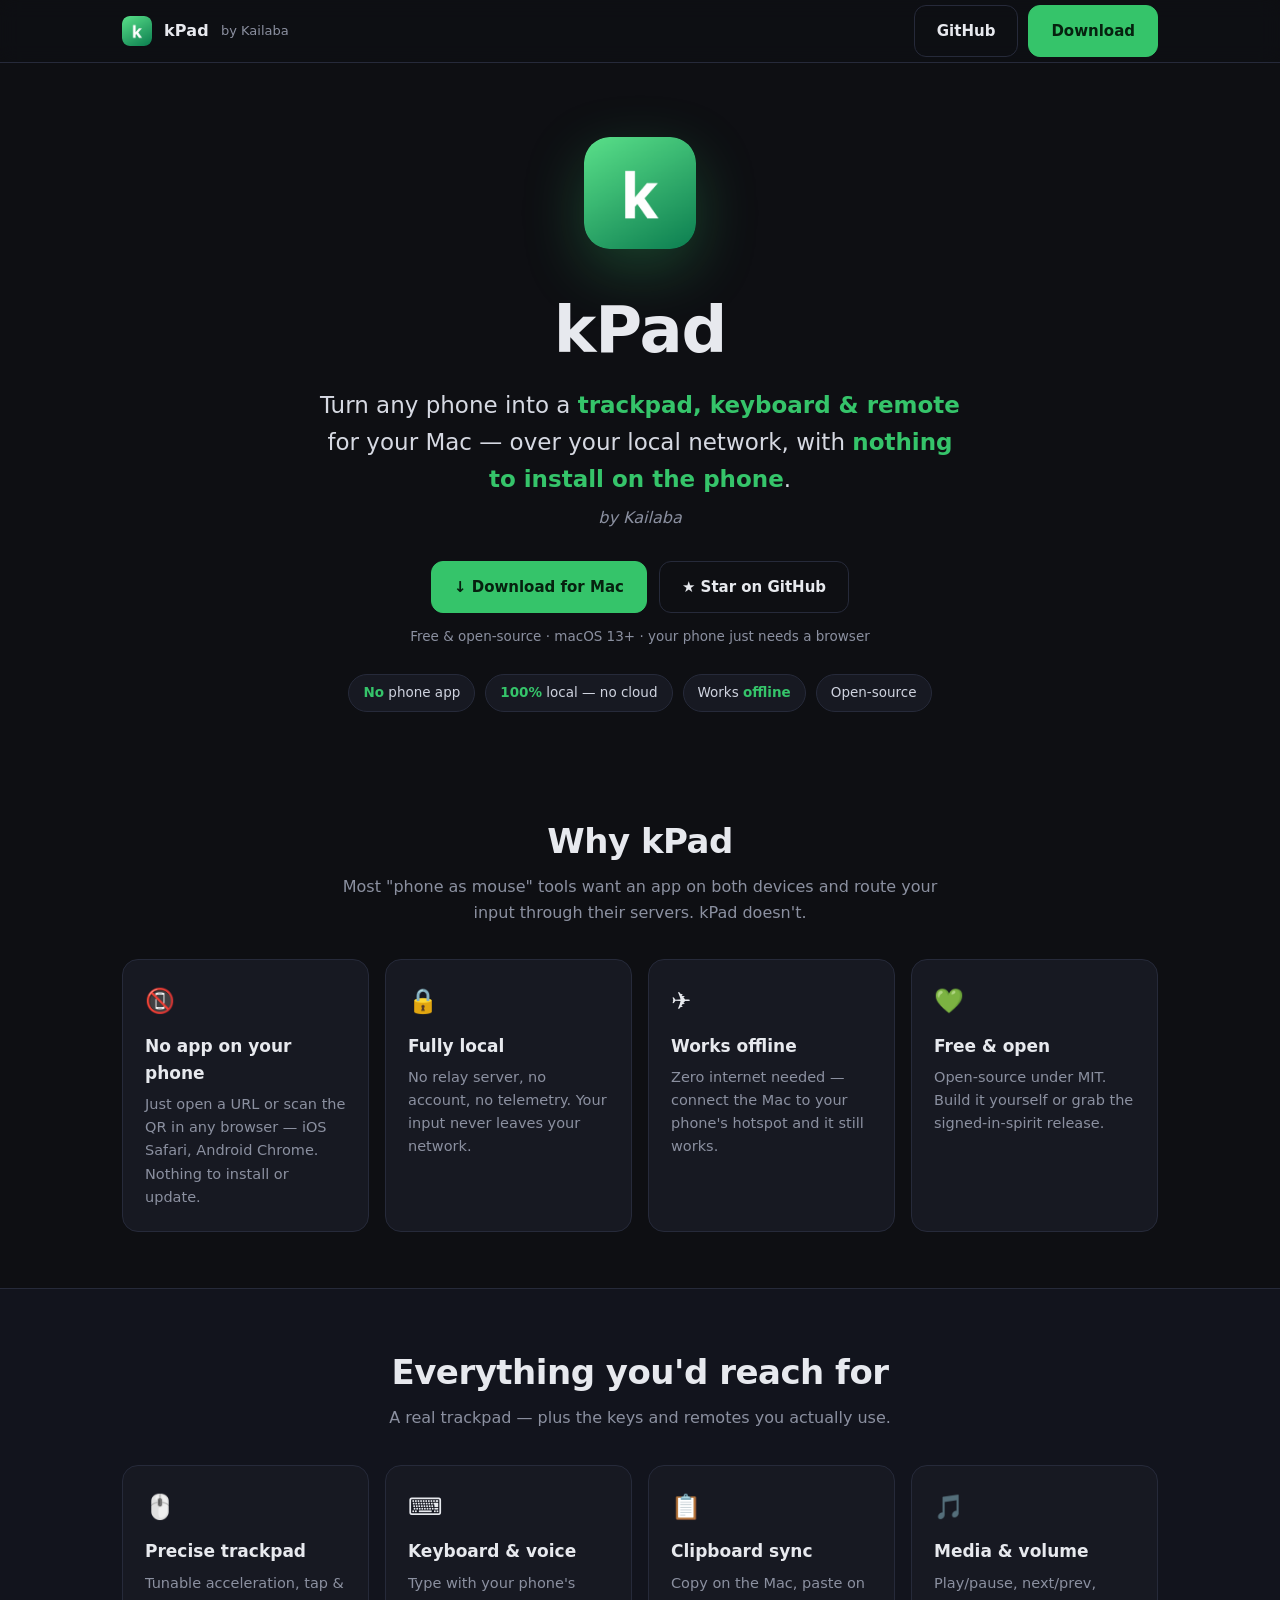
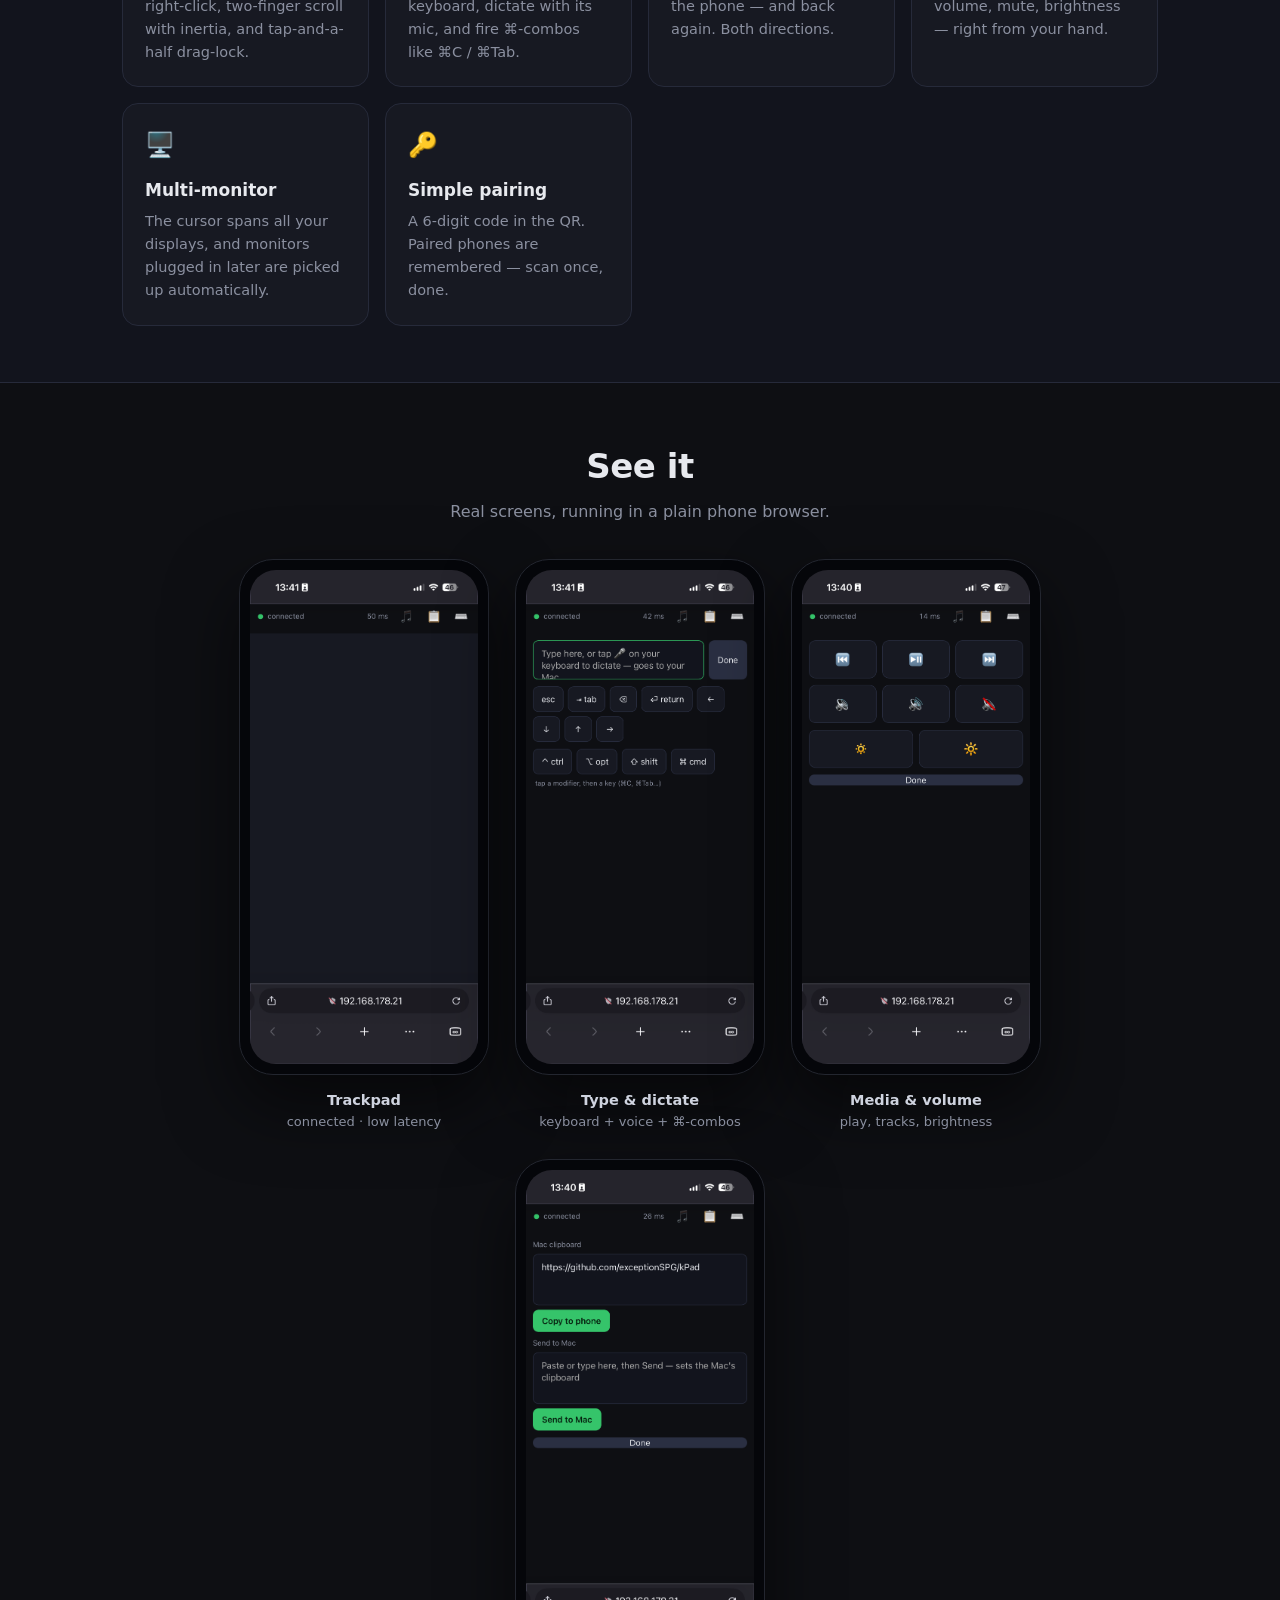
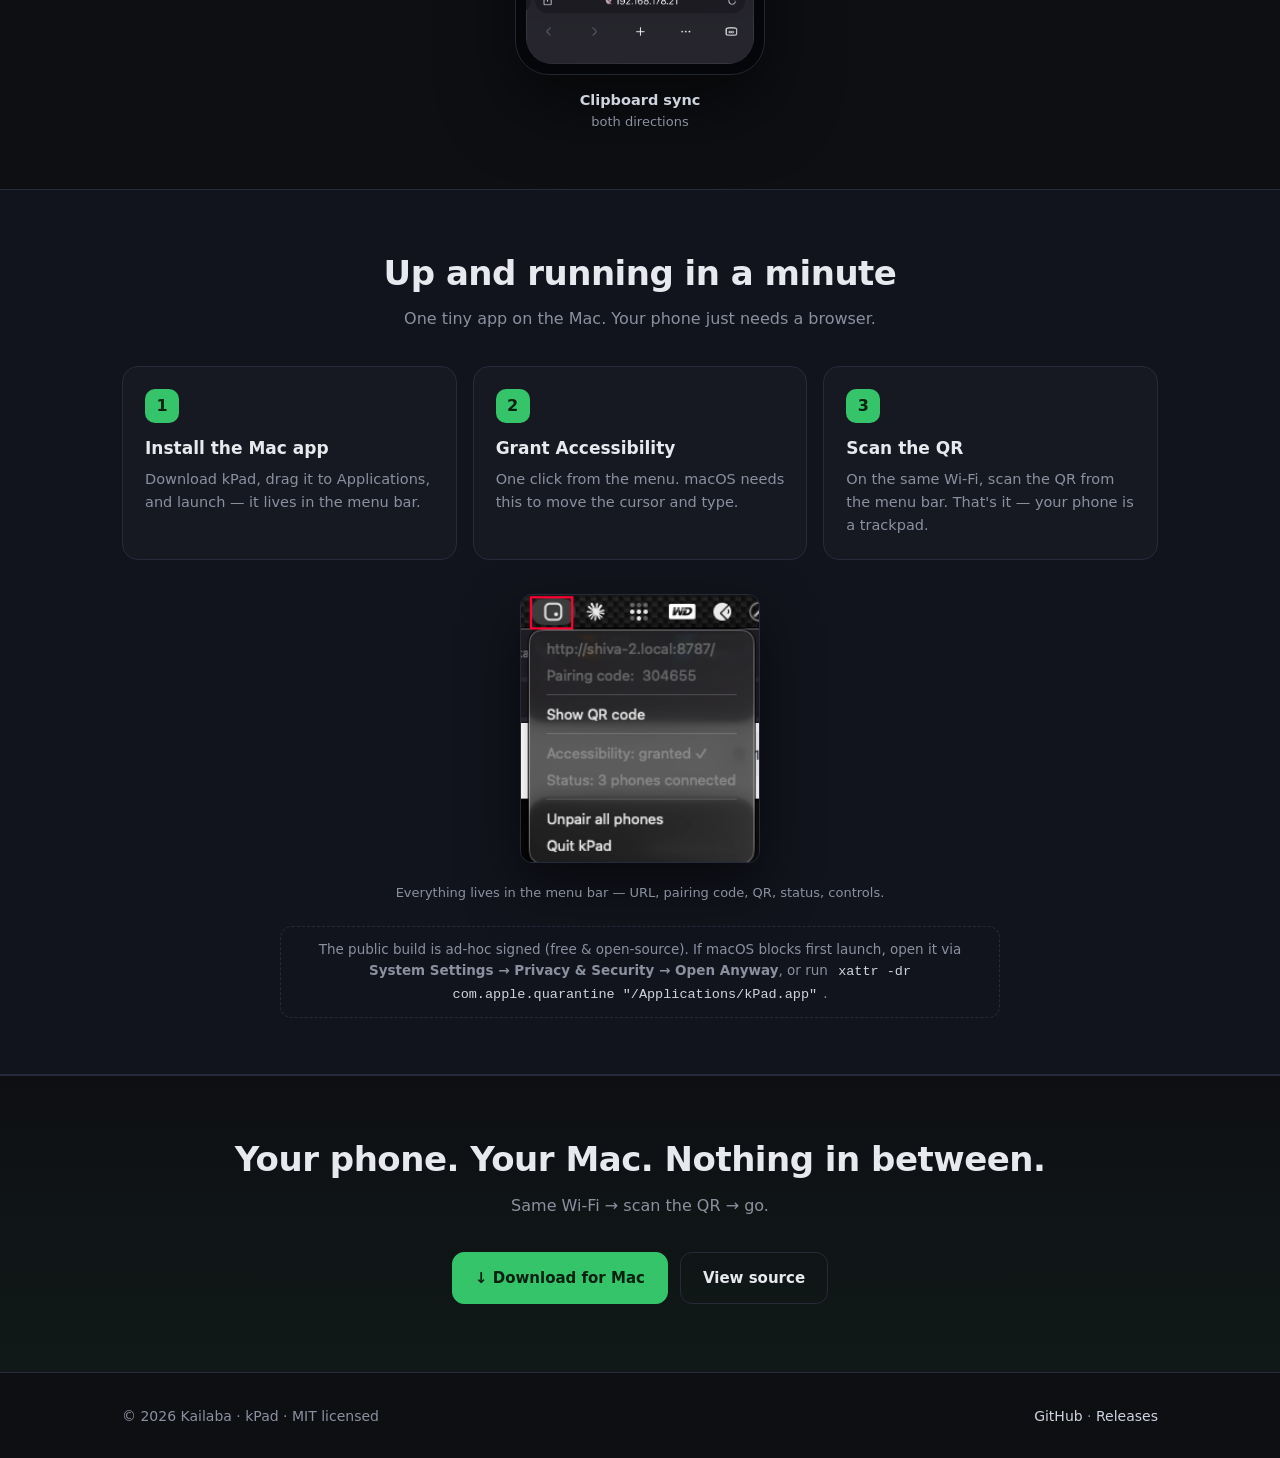
<file: site/index.html>
<!doctype html>
<html lang="en">
<head>
<meta charset="utf-8">
<meta name="viewport" content="width=device-width, initial-scale=1">
<title>kPad — turn any phone into a trackpad for your Mac</title>
<meta name="description" content="kPad turns any phone into a trackpad, keyboard, and remote for your Mac — over your local network, with nothing to install on the phone. Fully local, open-source, free.">
<meta name="theme-color" content="#0e0f13">
<meta property="og:title" content="kPad — your phone as a Mac trackpad">
<meta property="og:description" content="Fully local. No phone app. No cloud. Open-source. Scan a QR and go.">
<meta property="og:image" content="icon.png">
<meta property="og:type" content="website">
<link rel="icon" href="icon.png">
<style>
  :root{
    --bg:#0e0f13; --bg2:#12141d; --card:#171922; --line:#262a3a;
    --fg:#e7e9ee; --muted:#8b90a0; --ok:#35c46a; --ok2:#1fa855;
    --maxw:1080px;
  }
  *{box-sizing:border-box}
  html{scroll-behavior:smooth}
  body{
    margin:0; background:var(--bg); color:var(--fg);
    font:16px/1.6 -apple-system,BlinkMacSystemFont,"Segoe UI",system-ui,sans-serif;
    -webkit-font-smoothing:antialiased;
  }
  a{color:inherit}
  .wrap{max-width:var(--maxw); margin:0 auto; padding:0 22px}
  .btn{
    display:inline-flex; align-items:center; gap:8px; text-decoration:none;
    padding:13px 22px; border-radius:12px; font-weight:600; font-size:15px;
    border:1px solid var(--line);
  }
  .btn.primary{background:var(--ok); color:#06210f; border-color:var(--ok)}
  .btn.primary:hover{filter:brightness(1.05)}
  .btn.ghost{background:transparent; color:var(--fg)}
  .btn.ghost:hover{border-color:var(--muted)}
  .muted{color:var(--muted)}

  /* nav */
  nav{position:sticky; top:0; z-index:10; background:rgba(14,15,19,.8);
    backdrop-filter:saturate(160%) blur(10px); border-bottom:1px solid var(--line)}
  nav .wrap{display:flex; align-items:center; gap:12px; height:62px}
  nav img{width:30px; height:30px; border-radius:8px}
  nav .name{font-weight:700; letter-spacing:.2px}
  nav .spacer{margin-left:auto}
  nav .links{display:flex; gap:10px; align-items:center}
  @media(max-width:560px){ nav .ghost{display:none} }

  /* hero */
  .hero{text-align:center; padding:74px 0 40px}
  .hero .icon{width:112px; height:112px; border-radius:26px;
    box-shadow:0 20px 60px rgba(53,196,106,.28); }
  .hero h1{font-size:clamp(38px,7vw,64px); margin:22px 0 6px; letter-spacing:-1px}
  .hero .tag{font-size:clamp(18px,3.2vw,23px); max-width:640px; margin:0 auto; color:#d6d9e2}
  .hero .tag b{color:var(--ok)}
  .by{margin-top:8px; color:var(--muted); font-style:italic}
  .cta{display:flex; gap:12px; justify-content:center; flex-wrap:wrap; margin:30px 0 12px}
  .subnote{color:var(--muted); font-size:13.5px}

  /* pills */
  .pills{display:flex; gap:10px; justify-content:center; flex-wrap:wrap; margin:26px 0 6px}
  .pill{border:1px solid var(--line); background:var(--card); color:#cfd3df;
    padding:7px 14px; border-radius:999px; font-size:13.5px}
  .pill b{color:var(--ok)}

  section{padding:56px 0}
  .h2{font-size:clamp(26px,4vw,34px); margin:0 0 6px; text-align:center; letter-spacing:-.5px}
  .sub{color:var(--muted); text-align:center; max-width:620px; margin:0 auto 34px}

  /* why cards */
  .grid{display:grid; gap:16px}
  .why{grid-template-columns:repeat(4,1fr)}
  .cards3{grid-template-columns:repeat(3,1fr)}
  @media(max-width:860px){ .why{grid-template-columns:repeat(2,1fr)} .cards3{grid-template-columns:1fr} }
  @media(max-width:560px){ .why{grid-template-columns:1fr} }
  .card{background:var(--card); border:1px solid var(--line); border-radius:16px; padding:22px}
  .card .emoji{font-size:24px}
  .card h3{margin:12px 0 6px; font-size:17px}
  .card p{margin:0; color:var(--muted); font-size:14.5px}

  /* screenshots */
  .shots{display:flex; gap:26px; justify-content:center; flex-wrap:wrap}
  .phone{width:250px}
  .frame{
    border-radius:34px; padding:10px; background:#05060a;
    border:1px solid #23262f; box-shadow:0 30px 70px rgba(0,0,0,.55);
  }
  .frame .screen{
    border-radius:26px; overflow:hidden; aspect-ratio:9/19.5; background:var(--bg2);
    display:flex; align-items:center; justify-content:center;
  }
  .frame .screen img{width:100%; height:100%; object-fit:cover; display:block}
  .frame .ph{color:var(--muted); font-size:13px; text-align:center; padding:20px}
  .phone .cap{text-align:center; color:#cfd3df; margin-top:14px; font-size:14.5px; font-weight:600}
  .phone .cap span{display:block; color:var(--muted); font-weight:400; font-size:13px}

  /* steps */
  .steps{counter-reset:s; display:grid; gap:16px; grid-template-columns:repeat(3,1fr)}
  @media(max-width:860px){ .steps{grid-template-columns:1fr} }
  .step{background:var(--card); border:1px solid var(--line); border-radius:16px; padding:22px; position:relative}
  .step::before{counter-increment:s; content:counter(s);
    display:inline-flex; align-items:center; justify-content:center;
    width:34px; height:34px; border-radius:10px; background:var(--ok); color:#06210f; font-weight:800; margin-bottom:12px}
  .step h3{margin:0 0 6px; font-size:17px}
  .step p{margin:0; color:var(--muted); font-size:14.5px}
  .note{max-width:720px; margin:22px auto 0; color:var(--muted); font-size:13.5px; text-align:center;
    border:1px dashed var(--line); border-radius:12px; padding:12px 16px}
  .note code{background:var(--bg2); padding:2px 6px; border-radius:6px; color:#cfd3df}

  .final{text-align:center; background:linear-gradient(180deg,transparent,rgba(53,196,106,.06)); border-top:1px solid var(--line)}

  footer{border-top:1px solid var(--line); padding:32px 0; color:var(--muted); font-size:14px}
  footer .wrap{display:flex; gap:14px; align-items:center; flex-wrap:wrap; justify-content:space-between}
  footer a{color:#cfd3df; text-decoration:none}
  footer a:hover{color:var(--ok)}
</style>
</head>
<body>

<nav>
  <div class="wrap">
    <img src="icon.png" alt="kPad">
    <span class="name">kPad</span>
    <span class="muted" style="font-size:13px">by Kailaba</span>
    <span class="spacer"></span>
    <div class="links">
      <a class="btn ghost" href="https://github.com/exceptionSPG/kPad">GitHub</a>
      <a class="btn primary" href="https://github.com/exceptionSPG/kPad/releases/latest">Download</a>
    </div>
  </div>
</nav>

<header class="hero">
  <div class="wrap">
    <img class="icon" src="icon.png" alt="kPad icon">
    <h1>kPad</h1>
    <p class="tag">Turn any phone into a <b>trackpad, keyboard &amp; remote</b> for your Mac — over your local network, with <b>nothing to install on the phone</b>.</p>
    <p class="by">by Kailaba</p>
    <div class="cta">
      <a class="btn primary" href="https://github.com/exceptionSPG/kPad/releases/latest">↓ Download for Mac</a>
      <a class="btn ghost" href="https://github.com/exceptionSPG/kPad">★ Star on GitHub</a>
    </div>
    <p class="subnote">Free &amp; open-source · macOS 13+ · your phone just needs a browser</p>
    <div class="pills">
      <span class="pill"><b>No</b> phone app</span>
      <span class="pill"><b>100%</b> local — no cloud</span>
      <span class="pill">Works <b>offline</b></span>
      <span class="pill">Open-source</span>
    </div>
  </div>
</header>

<section id="why">
  <div class="wrap">
    <h2 class="h2">Why kPad</h2>
    <p class="sub">Most "phone as mouse" tools want an app on both devices and route your input through their servers. kPad doesn't.</p>
    <div class="grid why">
      <div class="card"><div class="emoji">📵</div><h3>No app on your phone</h3><p>Just open a URL or scan the QR in any browser — iOS Safari, Android Chrome. Nothing to install or update.</p></div>
      <div class="card"><div class="emoji">🔒</div><h3>Fully local</h3><p>No relay server, no account, no telemetry. Your input never leaves your network.</p></div>
      <div class="card"><div class="emoji">✈️</div><h3>Works offline</h3><p>Zero internet needed — connect the Mac to your phone's hotspot and it still works.</p></div>
      <div class="card"><div class="emoji">💚</div><h3>Free &amp; open</h3><p>Open-source under MIT. Build it yourself or grab the signed-in-spirit release.</p></div>
    </div>
  </div>
</section>

<section id="features" style="background:var(--bg2); border-top:1px solid var(--line); border-bottom:1px solid var(--line)">
  <div class="wrap">
    <h2 class="h2">Everything you'd reach for</h2>
    <p class="sub">A real trackpad — plus the keys and remotes you actually use.</p>
    <div class="grid why">
      <div class="card"><div class="emoji">🖱️</div><h3>Precise trackpad</h3><p>Tunable acceleration, tap &amp; right-click, two-finger scroll with inertia, and tap-and-a-half drag-lock.</p></div>
      <div class="card"><div class="emoji">⌨️</div><h3>Keyboard &amp; voice</h3><p>Type with your phone's keyboard, dictate with its mic, and fire ⌘-combos like ⌘C / ⌘Tab.</p></div>
      <div class="card"><div class="emoji">📋</div><h3>Clipboard sync</h3><p>Copy on the Mac, paste on the phone — and back again. Both directions.</p></div>
      <div class="card"><div class="emoji">🎵</div><h3>Media &amp; volume</h3><p>Play/pause, next/prev, volume, mute, brightness — right from your hand.</p></div>
      <div class="card"><div class="emoji">🖥️</div><h3>Multi-monitor</h3><p>The cursor spans all your displays, and monitors plugged in later are picked up automatically.</p></div>
      <div class="card"><div class="emoji">🔑</div><h3>Simple pairing</h3><p>A 6-digit code in the QR. Paired phones are remembered — scan once, done.</p></div>
    </div>
  </div>
</section>

<section id="screens">
  <div class="wrap">
    <h2 class="h2">See it</h2>
    <p class="sub">Real screens, running in a plain phone browser.</p>
    <div class="shots">
      <div class="phone">
        <div class="frame"><div class="screen"><img src="img/trackpad.png" alt="Trackpad, connected"></div></div>
        <div class="cap">Trackpad<span>connected · low latency</span></div>
      </div>
      <div class="phone">
        <div class="frame"><div class="screen"><img src="img/keyboard.png" alt="Keyboard &amp; modifiers"></div></div>
        <div class="cap">Type &amp; dictate<span>keyboard + voice + ⌘-combos</span></div>
      </div>
      <div class="phone">
        <div class="frame"><div class="screen"><img src="img/media.png" alt="Media &amp; volume"></div></div>
        <div class="cap">Media &amp; volume<span>play, tracks, brightness</span></div>
      </div>
      <div class="phone">
        <div class="frame"><div class="screen"><img src="img/clipboard.png" alt="Clipboard sync"></div></div>
        <div class="cap">Clipboard sync<span>both directions</span></div>
      </div>
    </div>
  </div>
</section>

<section id="how" style="background:var(--bg2); border-top:1px solid var(--line); border-bottom:1px solid var(--line)">
  <div class="wrap">
    <h2 class="h2">Up and running in a minute</h2>
    <p class="sub">One tiny app on the Mac. Your phone just needs a browser.</p>
    <div class="steps">
      <div class="step"><h3>Install the Mac app</h3><p>Download kPad, drag it to Applications, and launch — it lives in the menu bar.</p></div>
      <div class="step"><h3>Grant Accessibility</h3><p>One click from the menu. macOS needs this to move the cursor and type.</p></div>
      <div class="step"><h3>Scan the QR</h3><p>On the same Wi-Fi, scan the QR from the menu bar. That's it — your phone is a trackpad.</p></div>
    </div>
    <figure style="margin:34px 0 0; text-align:center">
      <img src="img/menubar.png" alt="kPad menu bar" style="width:240px; border-radius:12px; border:1px solid var(--line); box-shadow:0 22px 55px rgba(0,0,0,.55)">
      <figcaption class="muted" style="margin-top:12px; font-size:13px">Everything lives in the menu bar — URL, pairing code, QR, status, controls.</figcaption>
    </figure>
    <p class="note">The public build is ad-hoc signed (free &amp; open-source). If macOS blocks first launch, open it via <b>System Settings → Privacy &amp; Security → Open Anyway</b>, or run <code>xattr -dr com.apple.quarantine "/Applications/kPad.app"</code>.</p>
  </div>
</section>

<section class="final">
  <div class="wrap">
    <h2 class="h2">Your phone. Your Mac. Nothing in between.</h2>
    <p class="sub">Same Wi-Fi → scan the QR → go.</p>
    <div class="cta">
      <a class="btn primary" href="https://github.com/exceptionSPG/kPad/releases/latest">↓ Download for Mac</a>
      <a class="btn ghost" href="https://github.com/exceptionSPG/kPad">View source</a>
    </div>
  </div>
</section>

<footer>
  <div class="wrap">
    <span>© 2026 Kailaba · kPad · MIT licensed</span>
    <span>
      <a href="https://github.com/exceptionSPG/kPad">GitHub</a> ·
      <a href="https://github.com/exceptionSPG/kPad/releases/latest">Releases</a>
    </span>
  </div>
</footer>

</body>
</html>
</file>
